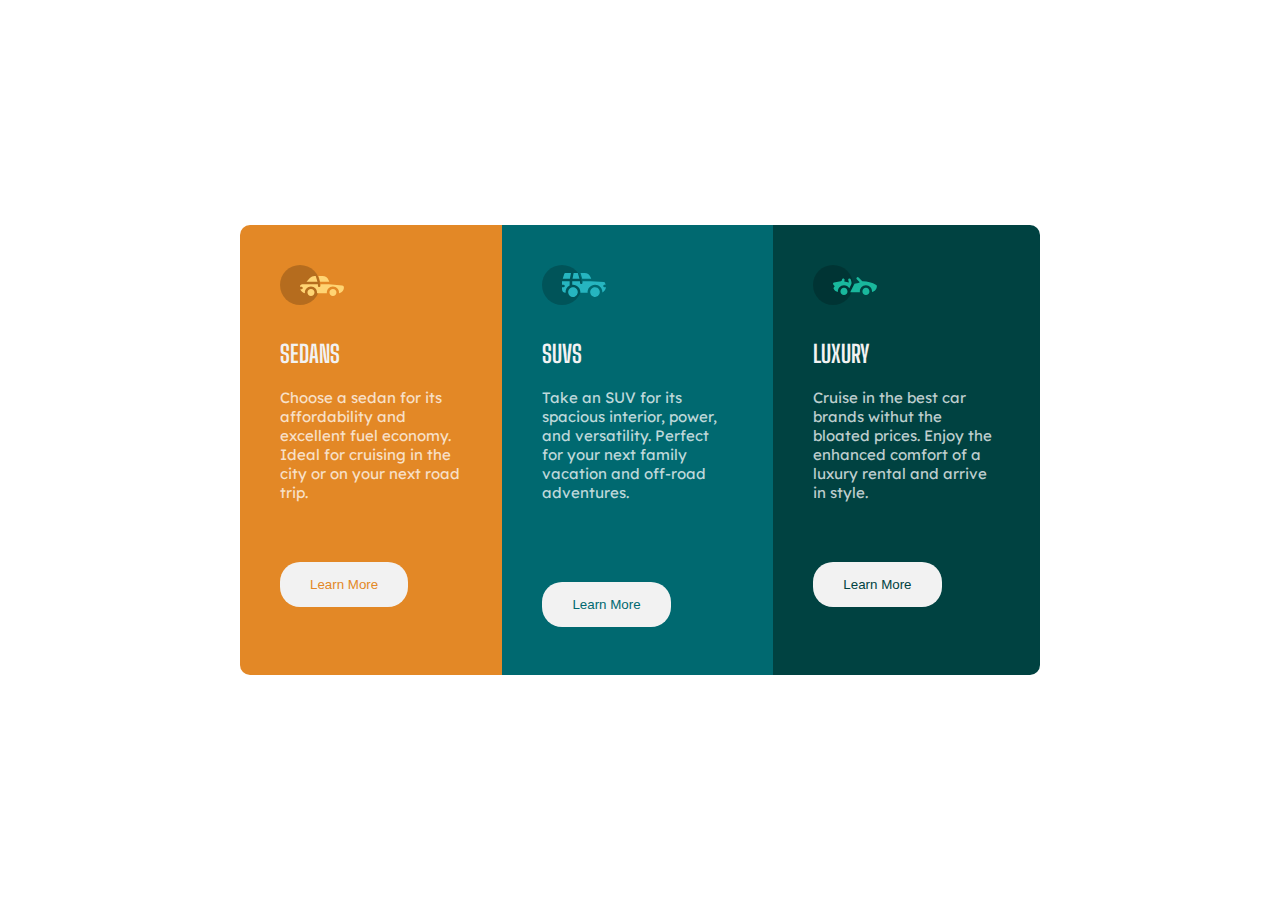
<file: index.html>
<!DOCTYPE html>
<html lang="en">
<head>
 <meta charset="UTF-8">
 <meta http-equiv="X-UA-Compatible" content="IE=edge">
 <meta name="viewport" content="width=device-width, initial-scale=1.0">
 <title>Document</title>
 <link rel="stylesheet" href="style.css">

 <link rel="preconnect" href="https://fonts.googleapis.com">
 <link rel="preconnect" href="https://fonts.gstatic.com" crossorigin>
 <link
  href="https://fonts.googleapis.com/css2?family=Big+Shoulders+Display:wght@700&family=Dancing+Script:wght@500;700&family=Lexend+Deca&family=Libre+Caslon+Display&family=Pacifico&family=Poppins:wght@100;200;300;400;500;600;700;800;900&family=Satisfy&family=Source+Code+Pro:ital,wght@1,200;1,500;1,600&display=swap"
  rel="stylesheet">

</head>
<body>
 <div class="cards">
  <div class="card-one">
   <img src="images/icon-sedans.svg" alt=" Sedans">

   <h2>SEDANS</h2>

   <p> Choose a sedan for its affordability and excellent fuel economy. Ideal for cruising in the city or on your next road trip.</p>

   <button>Learn More</button>
  </div>

  <div class="card-two">
   <img src="images/icon-suvs.svg" alt=" Suvs">
  
   <h2>SUVS</h2>
  
   <p> Take an SUV for its spacious interior, power, and versatility. Perfect for your next family vacation and off-road adventures.</p>
  
   <button>Learn More</button>
  </div>

  <div class="card-three">
   <img src="images/icon-luxury.svg" alt=" Luxury">
  
   <h2>LUXURY</h2>
  
   <p> Cruise in the best car brands withut the bloated prices. Enjoy the enhanced comfort of a luxury rental and arrive in style.</p>
  
   <button>Learn More</button>
  </div>
 </div>
</body>
</html>
</file>
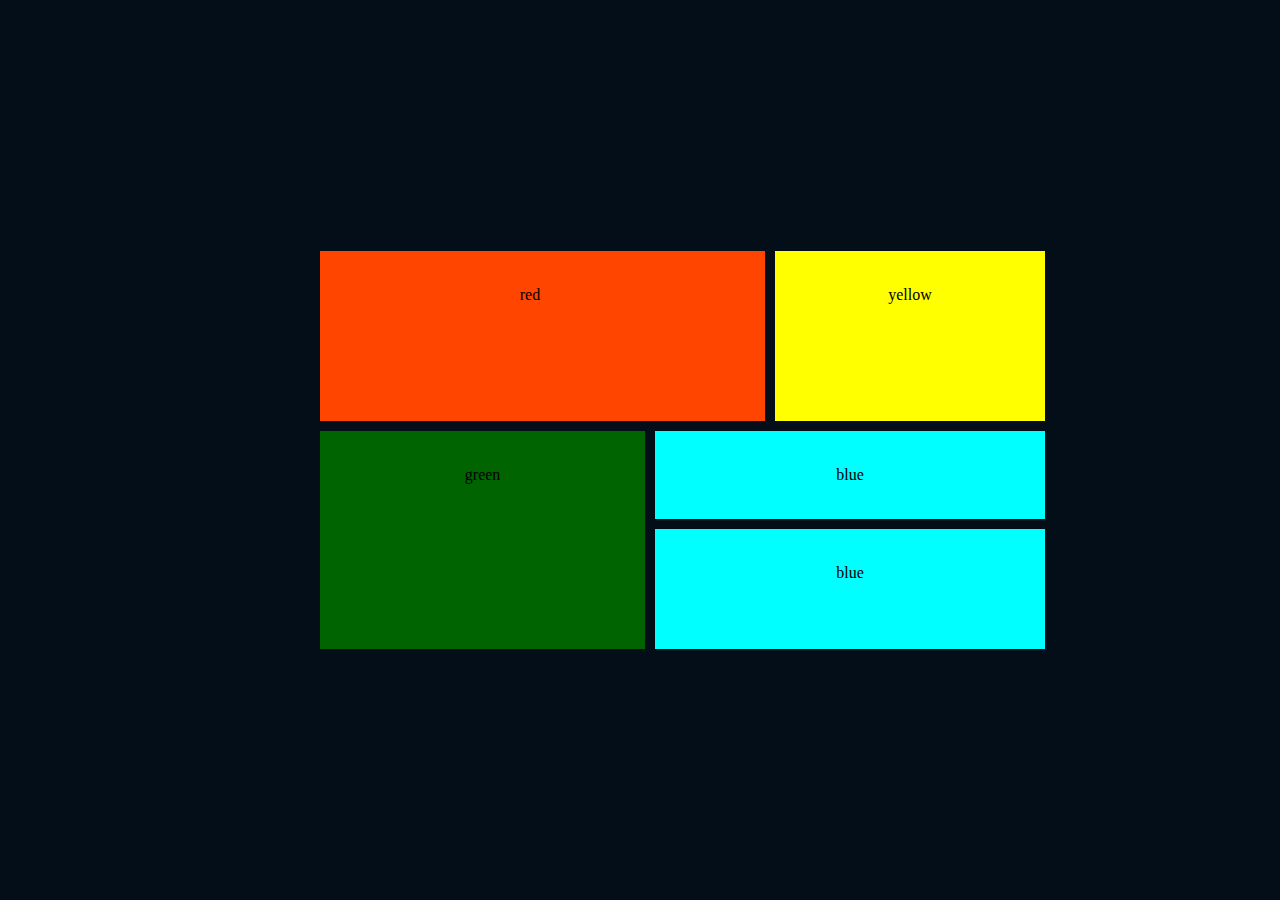
<file: grid.html>
<!DOCTYPE html>
<html lang="en">
<head>
 <meta charset="UTF-8">
 <meta http-equiv="X-UA-Compatible" content="IE=edge">
 <meta name="viewport" content="width=device-width, initial-scale=1.0">
 <title>CSS Grid</title>
 <link rel="stylesheet" href="grid.css">
</head>
<body>
 <main>

  <div class="orange">
   red
  </div>

  <div class="yellow">
   yellow
  </div>

  <div class="green">
   green
  </div>

  <div class="blue">
   blue
  </div>

  <div class="black">
   blue
  </div>

 </main>
</body>
</html>
</file>
<file: style.css>
*{
 margin: 0;
 padding: 0;
 box-sizing: border-box;
}

body{
 min-height: 100vh;
 align-items: center;
 justify-content: center;
 display: flex;
}

.cards{
 height: 450px;
 width: 800px;
 display: flex;
 border-radius: 10px;
 overflow: hidden;
 
}

.card-one{
 background-color: hsl(31, 77%, 52%);
 padding: 40px;
}

.card-one img{
 margin-bottom: 30px;
}

.card-one h2{
 margin-bottom: 20px;
}

.card-one p{
 margin-bottom: 60px;
}

.card-two{
 background-color: hsl(184, 100%, 22%);
 padding: 40px;
}

.card-two img {
 margin-bottom: 30px;
}

.card-two h2{
 margin-bottom: 20px;

}

.card-two p {
 margin-bottom: 80px;
}

.card-three{
 background-color: hsl(179, 100%, 13%);
 padding: 40px;
}

.card-three img {
 margin-bottom: 30px;
}

.card-three h2 {
 margin-bottom: 20px;
}

.card-three p {
 margin-bottom: 60px;
}

.cards h2{
 color: hsl(0, 0%, 95%);
  font-family: 'Big Shoulders Display', cursive;

}

.cards p{
 color: hsla(0, 0%, 100%, 0.75);
 font-family: 'Lexend Deca', sans-serif;
 font-size: 15px;
 flex-grow: 1;
}

.cards button{
 background-color: hsl(0, 0%, 95%);
 padding: 15px 30px;
 border: none;
 border-radius: 20px;
 cursor: pointer;
 transition: background-color 0.4s ease;
}

.cards button:hover{
 background-color: transparent;
 border: 2px solid hsl(0, 0%, 95%);
 color: hsl(0, 0%, 95%);
}

.card-one button{
 color: hsl(31, 77%, 52%);
}

.card-two button {
 color: hsl(184, 100%, 22%);
}

.card-three button {
 color: hsl(179, 100%, 13%);
}

@media screen and (max-width: 550px){

 body{
  padding: 70px 30px;
 }

 .cards{
  flex-direction: column;
 }

}
</file>
<file: grid.css>
*{
 padding: 0;
 margin: 0;
}

body{
 background-color: #030e19;
 display: flex;
 min-height: 100vh;
 place-items: center;
}

main{
 display: grid;
 grid-template-areas:
  'a a a b'
  'a a a b'
  'c c d d'
  'c c e e';
 gap:10px;
 width: 50%;
 margin: auto;
}

main div{
 padding: 35px;
 text-align: center;

}

.orange{
 background-color: orangered;
 grid-area: a;
 height: 100px;
 width: 400px;
 padding-left: 10px;
}

.yellow{
 background-color: yellow;
 grid-area: b;
 width: 200px;
}

.green{
 background-color: darkgreen;
 grid-area: c;
}

.blue{
 background-color: aqua;
 grid-area: d;
}

.black{
 background-color: aqua;
 grid-area: e;
 height: 50px;
}
</file>
